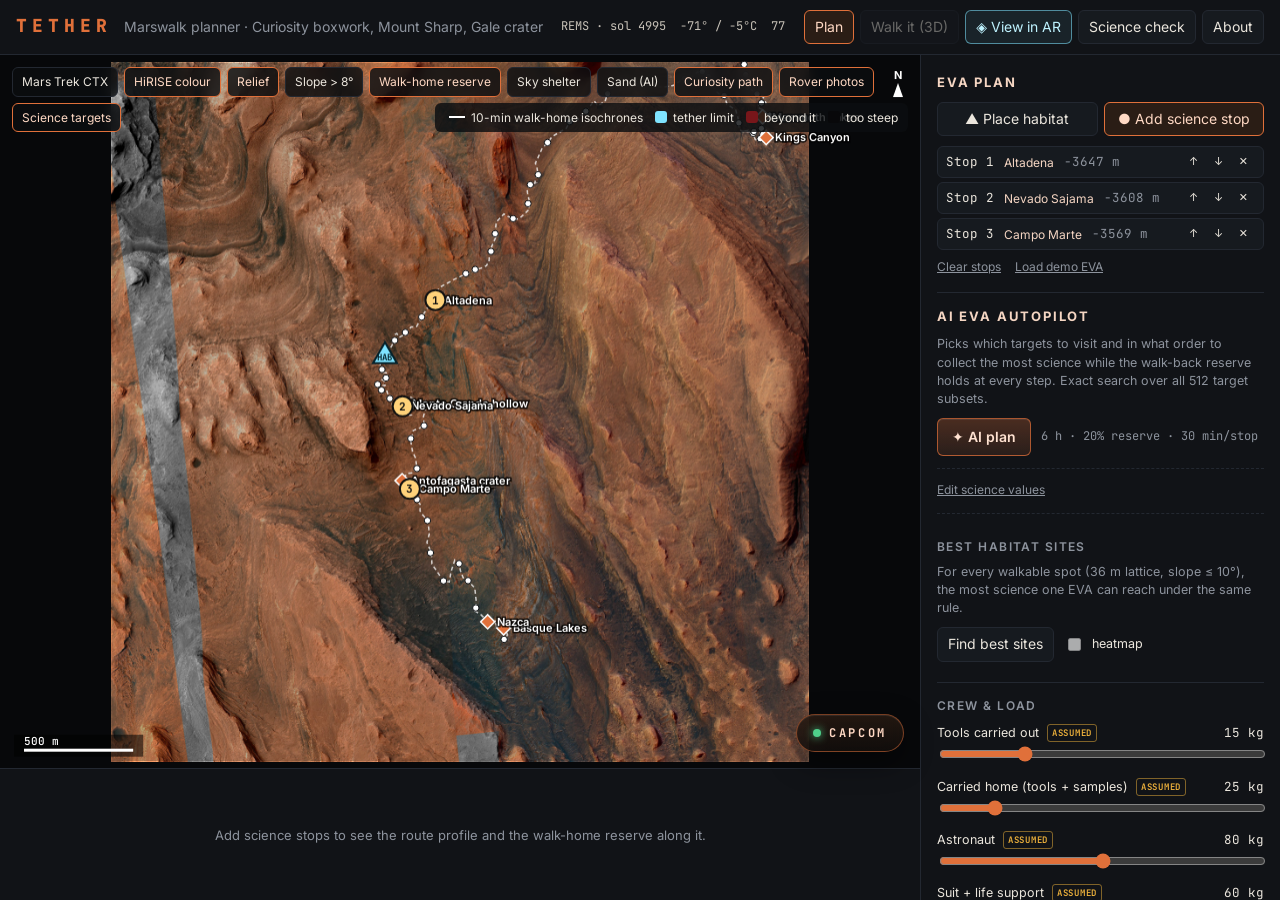
<file: index.html>
<!doctype html>
<html lang="en">
  <head>
    <meta charset="UTF-8" />
    <link rel="icon" type="image/svg+xml" href="./tether.svg" />
    <meta name="viewport" content="width=device-width, initial-scale=1.0" />
    <meta name="description" content="TETHER: a Marswalk planner that always knows the way home. Apollo's walk-back rule as a map of Mars, at Curiosity's boxwork on Mount Sharp." />
    <link rel="preconnect" href="https://fonts.googleapis.com" />
    <link rel="preconnect" href="https://fonts.gstatic.com" crossorigin />
    <link href="https://fonts.googleapis.com/css2?family=Inter:wght@400;500;600;700&family=JetBrains+Mono:wght@400;500;700;800&display=swap" rel="stylesheet" />
    <title>TETHER · Marswalk planner</title>
    <script type="module" crossorigin src="./assets/main-DGyTm_X3.js"></script>
    <link rel="modulepreload" crossorigin href="./assets/three.module-C8kRhvaC.js">
    <link rel="stylesheet" crossorigin href="./assets/main-CA7pURyy.css">
  </head>
  <body>
    <div id="root"></div>
  </body>
</html>
</file>
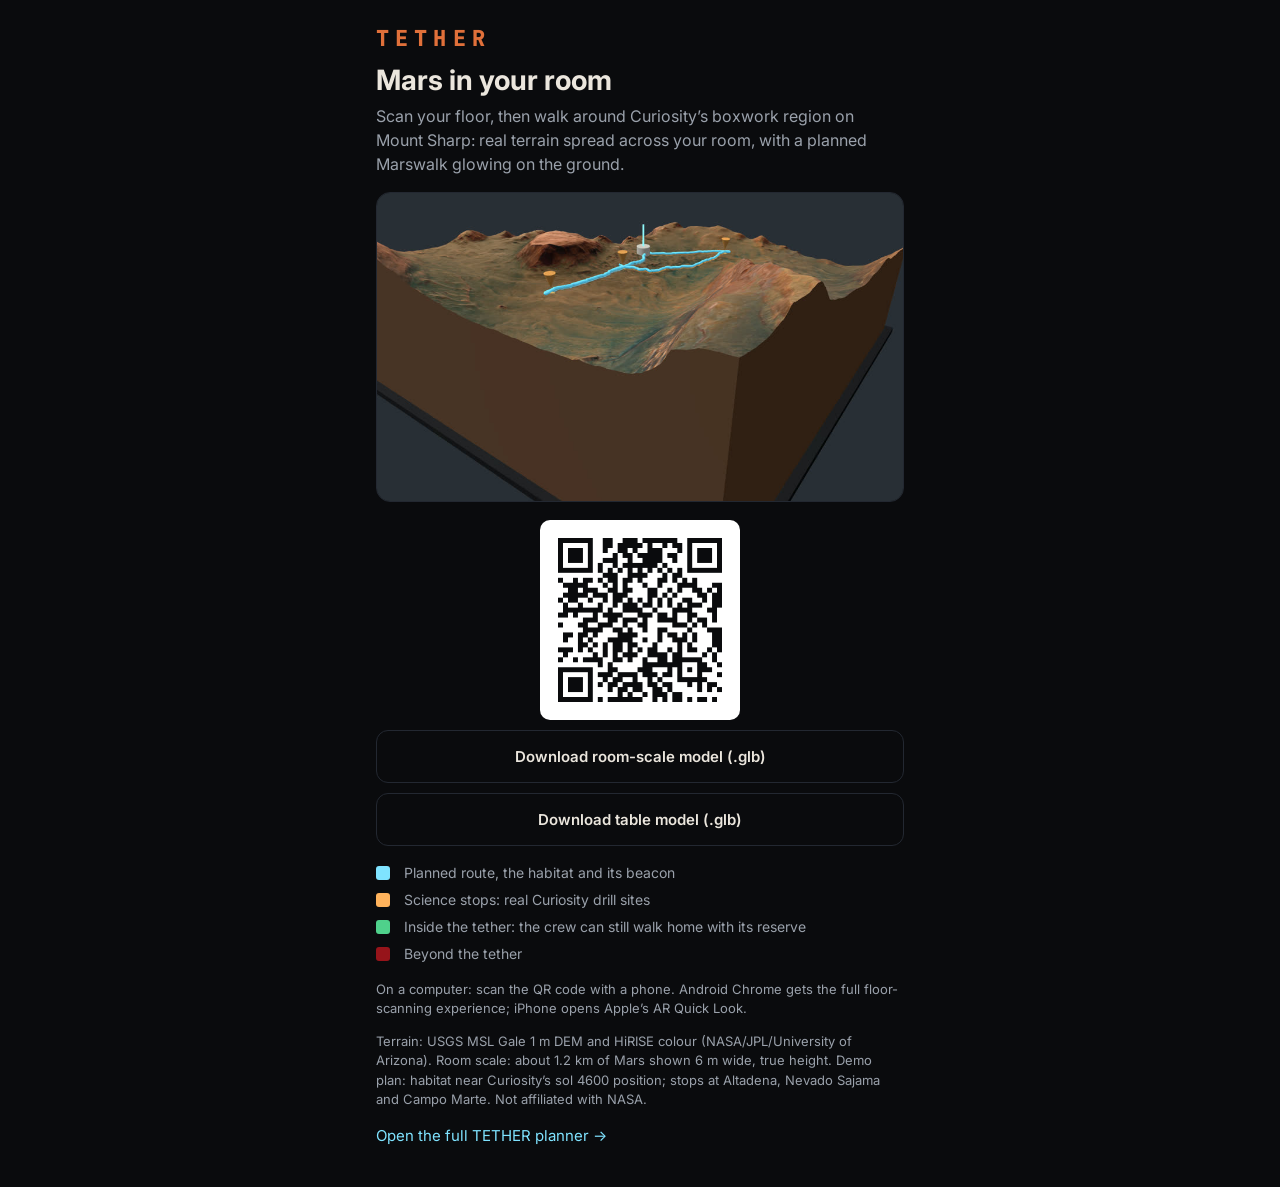
<file: ar.html>
<!doctype html>
<html lang="en">
<head>
<meta charset="utf-8">
<meta name="viewport" content="width=device-width, initial-scale=1, viewport-fit=cover">
<title>TETHER · Mars in your room</title>
<meta name="description" content="Scan your floor and walk around Curiosity's boxwork region on Mount Sharp, with a planned Marswalk.">
<link rel="icon" href="./tether.svg">
<link rel="stylesheet" href="https://fonts.googleapis.com/css2?family=Inter:wght@400;600;700&family=JetBrains+Mono:wght@600;800&display=swap">
  <script type="module" crossorigin src="./assets/ar-BLneOB30.js"></script>
  <link rel="modulepreload" crossorigin href="./assets/three.module-C8kRhvaC.js">
  <link rel="stylesheet" crossorigin href="./assets/ar-CaIM2aq_.css">
</head>
<body>
  <main id="landing">
    <div class="logo">TETHER</div>
    <h1>Mars in your room</h1>
    <p class="lead">Scan your floor, then walk around Curiosity’s boxwork region on Mount Sharp: real terrain spread across your room, with a planned Marswalk glowing on the ground.</p>
    <img class="poster" src="./data/ar/poster.jpg" alt="Mount Sharp terrain model with a planned route">
    <div id="actions"></div>
    <div class="legend">
      <span class="sw" style="background:#7fe3ff"></span><span>Planned route, the habitat and its beacon</span>
      <span class="sw" style="background:#ffb35c"></span><span>Science stops: real Curiosity drill sites</span>
      <span class="sw" style="background:#4fd18b"></span><span>Inside the tether: the crew can still walk home with its reserve</span>
      <span class="sw" style="background:#96141a"></span><span>Beyond the tether</span>
    </div>
    <p class="note" id="how"></p>
    <p class="note">Terrain: USGS MSL Gale 1 m DEM and HiRISE colour (NASA/JPL/University of Arizona). Room scale: about 1.2 km of Mars shown 6 m wide, true height. Demo plan: habitat near Curiosity’s sol 4600 position; stops at Altadena, Nevado Sajama and Campo Marte. Not affiliated with NASA.</p>
    <a class="link" href="./">Open the full TETHER planner →</a>
  </main>

  <div id="overlay" hidden>
    <div class="top">
      <div class="chip mono">TETHER · MOUNT SHARP</div>
      <button id="exit" class="ghost">Exit</button>
    </div>
    <div id="hint" class="hint">Scanning the floor… move your phone slowly</div>
    <div class="bottom">
      <div id="controls" hidden>
        <button id="rotL">⟲</button>
        <button id="size" class="mono">6 m</button>
        <button id="rotR">⟳</button>
        <button id="move" class="ghost">Move</button>
      </div>
      <button id="place" class="primary" hidden>Place Mars here</button>
    </div>
  </div>
</body>
</html>
</file>
<file: assets/main-CA7pURyy.css>
.ap .ap-lede{margin:0 0 10px}.ap-actions{display:flex;align-items:center;gap:10px;flex-wrap:wrap;margin-bottom:6px}.ap-go{display:inline-flex;align-items:center;gap:8px;font-weight:600;padding:8px 14px;background:linear-gradient(180deg,#e0703a47,#e0703a1f);border-color:#e0703ab3;color:#ffe2d1;box-shadow:inset 0 1px #ffffff14,0 0 #e0703a00;transition:transform .12s cubic-bezier(.2,.8,.2,1.2),box-shadow .2s}.ap-go:hover:not(:disabled){box-shadow:inset 0 1px #ffffff1a,0 0 18px #e0703a40}.ap-go:active:not(:disabled){transform:scale(.97)}.ap-go:disabled{opacity:.6;cursor:default}.ap-spin{width:12px;height:12px;border-radius:50%;border:2px solid rgba(255,226,209,.3);border-top-color:#ffe2d1;animation:ap-rot .8s linear infinite}@keyframes ap-rot{to{transform:rotate(360deg)}}.ap-card{margin:10px 0 6px}.ap-score-big{font-size:22px;font-weight:700}.ap-score-big .muted{font-size:13px;font-weight:500}.ap-order{list-style:none;padding:0;margin:8px 0 4px;display:grid;gap:3px;counter-reset:none}.ap-order li{display:flex;align-items:center;gap:8px;font-size:12.5px}.ap-k{width:18px;height:18px;border-radius:50%;display:inline-grid;place-content:center;font-size:10.5px;background:#e0703a2e;color:#ffd1b8;border:1px solid rgba(224,112,58,.5);flex:none}.ap-why-line{margin:8px 0 0}.ap-apply{width:100%;margin-top:10px;border-color:#4fd18b80;background:#4fd18b1a;color:#c9f5dc;font-weight:600}.ap-meta{margin:2px 0 8px}.ap-h3{margin:14px 0 8px!important}.ap-alts,.ap-sites{list-style:none;padding:0;margin:0 0 8px;display:grid;gap:5px}.ap-alts li{background:var(--panel-2);border:1px solid var(--line);border-radius:6px;padding:6px 8px}.ap-alt-top{display:flex;align-items:baseline;gap:8px;font-size:12.5px}.ap-alt-top .link{margin-left:auto}.ap-alt-stops{min-width:0}.ap-score{font-weight:700;color:#f5d6c3;min-width:20px}.ap-alt-kv{display:flex;gap:12px;margin-top:2px;color:var(--muted)}.ap-why{margin:6px 0 4px;padding-left:16px;font-size:12px;display:grid;gap:4px}.ap-sub{margin-top:12px;padding-top:10px;border-top:1px dashed var(--line)}.ap-values{list-style:none;padding:0;margin:8px 0 0;display:grid;gap:4px}.ap-values li{display:flex;justify-content:space-between;align-items:center;font-size:12.5px}.ap-values input{width:56px;background:var(--panel-2);color:var(--text);border:1px solid var(--line);border-radius:5px;padding:2px 6px;font:12px var(--mono)}.ap-values-note{display:block!important}.ap-prog{position:relative;height:22px;border-radius:6px;background:var(--panel-2);border:1px solid var(--line);overflow:hidden;margin:6px 0}.ap-prog i{position:absolute;inset:0 auto 0 0;background:linear-gradient(90deg,#e0703a40,#e0703a80);transition:width .2s}.ap-prog span{position:relative;padding:0 8px;line-height:20px;color:#ffe2d1}.ap-sites li{display:flex;align-items:center;gap:10px;background:var(--panel-2);border:1px solid var(--line);border-radius:6px;padding:6px 8px;font-size:12.5px}.ap-rank{width:20px;height:20px;border-radius:5px;display:inline-grid;place-content:center;background:#f0b33c26;color:var(--amb);border:1px solid rgba(240,179,60,.4);flex:none;font-size:11px}.ap-site-body{min-width:0;flex:1}.ap-here{margin:6px 0 8px;color:#e9d9cc}.capcom,.capcom-fab{--cc-ochre: var(--mars, #e0703a);--cc-cyan: var(--cyan, #7fe3ff);--cc-line: rgba(255,255,255,.09);--cc-glass: rgba(14,16,20,.72);--cc-text: var(--text, #ebe6dd);--cc-muted: var(--muted, #8d939d);--cc-mono: var(--mono, "JetBrains Mono", ui-monospace, Menlo, monospace)}.capcom-fab{position:fixed;right:376px;bottom:148px;z-index:60;display:flex;align-items:center;gap:8px;font:700 12px var(--cc-mono);letter-spacing:.22em;color:#ffd9c4;padding:10px 16px;border-radius:999px;background:linear-gradient(180deg,#281a12d9,#120e0cd9);border:1px solid rgba(224,112,58,.5);backdrop-filter:blur(14px) saturate(1.4);-webkit-backdrop-filter:blur(14px) saturate(1.4);box-shadow:0 10px 30px #00000073,inset 0 1px #ffffff14;transition:transform .18s cubic-bezier(.3,1.4,.5,1),border-color .2s}.capcom-fab:hover{transform:translateY(-2px) scale(1.03);border-color:var(--cc-ochre)}.capcom-fab.live{border-color:#7fe3ff8c;color:#d9f7ff}.capcom{position:fixed;right:376px;bottom:148px;z-index:60;width:400px;max-width:calc(100vw - 32px);height:min(560px,calc(100vh - 220px));display:flex;flex-direction:column;overflow:hidden;color:var(--cc-text);border-radius:16px;border:1px solid var(--cc-line);background:linear-gradient(160deg,rgba(224,112,58,.1),transparent 40%),linear-gradient(330deg,rgba(127,227,255,.07),transparent 45%),var(--cc-glass);backdrop-filter:blur(22px) saturate(1.5);-webkit-backdrop-filter:blur(22px) saturate(1.5);box-shadow:0 24px 60px #0000008c,inset 0 1px #ffffff1a,inset 0 0 0 1px #ffffff05;animation:capcom-in .32s cubic-bezier(.2,1.2,.4,1)}@keyframes capcom-in{0%{opacity:0;transform:translateY(12px) scale(.97)}}.capcom-sheen{position:absolute;inset:0 0 auto 0;height:1px;background:linear-gradient(90deg,transparent,rgba(127,227,255,.6),rgba(224,112,58,.6),transparent);pointer-events:none}.capcom-head{display:flex;align-items:center;gap:8px;padding:10px 12px;border-bottom:1px solid var(--cc-line)}.capcom-title{display:flex;align-items:center;gap:8px;font:800 12px var(--cc-mono);letter-spacing:.28em;color:var(--cc-ochre)}.capcom-dot{width:8px;height:8px;border-radius:50%;background:var(--ok, #4fd18b);box-shadow:0 0 8px var(--ok, #4fd18b);display:inline-block}.capcom-dot.busy{background:var(--cc-cyan);box-shadow:0 0 10px var(--cc-cyan);animation:capcom-blink .8s infinite}@keyframes capcom-blink{50%{opacity:.3}}.capcom-badge{margin-left:auto;font:600 10.5px var(--cc-mono);letter-spacing:.04em;padding:3px 8px;border-radius:999px;color:var(--cc-muted);border:1px solid var(--cc-line);background:#ffffff08;white-space:nowrap}.capcom-badge.llm{color:#bff1ff;border-color:#7fe3ff73;background:#7fe3ff14}.capcom-icon{background:transparent!important;border:1px solid transparent!important;padding:2px 7px!important;color:var(--cc-muted);font-size:13px}.capcom-icon.on{color:var(--cc-cyan)}.capcom-icon:hover{color:var(--cc-text)}.capcom-wake{padding:10px 12px;border-bottom:1px solid var(--cc-line);display:grid;gap:6px}.capcom-wake-btn{display:grid;gap:2px;text-align:left;padding:9px 12px!important;border-radius:10px!important;background:linear-gradient(135deg,#e0703a38,#7fe3ff1a)!important;border:1px solid rgba(224,112,58,.45)!important;transition:transform .15s cubic-bezier(.3,1.4,.5,1),box-shadow .2s}.capcom-wake-btn:hover:not(:disabled){transform:translateY(-1px);box-shadow:0 6px 18px #e0703a2e}.capcom-wake-btn:active{transform:scale(.98)}.capcom-wake-btn b{font:700 12px var(--cc-mono);letter-spacing:.16em;color:#ffd9c4;text-transform:uppercase}.capcom-wake-btn span{font-size:11px;color:var(--cc-muted)}.capcom-wake-text{font-size:11px;color:var(--cc-muted);white-space:nowrap;overflow:hidden;text-overflow:ellipsis}.capcom-wake-text.warn{color:var(--bad, #ef5b4c);white-space:normal}.capcom-bar{height:4px;border-radius:4px;background:#ffffff0f;overflow:hidden}.capcom-bar i{display:block;height:100%;background:linear-gradient(90deg,var(--cc-ochre),var(--cc-cyan));transition:width .3s}.capcom-log{flex:1;overflow-y:auto;padding:10px 12px;display:flex;flex-direction:column;gap:10px;font:12.5px/1.5 var(--cc-mono);scrollbar-width:thin}.capcom-msg{display:grid;gap:3px;animation:capcom-msg .25s ease-out}@keyframes capcom-msg{0%{opacity:0;transform:translateY(4px)}}.capcom-who{font-size:10.5px;letter-spacing:.14em;color:var(--cc-muted);display:flex;gap:8px;align-items:baseline}.capcom-msg.from-capcom .capcom-who{color:var(--cc-ochre)}.capcom-msg.from-you .capcom-who{color:var(--cc-cyan)}.capcom-eng{letter-spacing:.02em;color:var(--cc-muted);font-size:10px;opacity:.85}.capcom-text{color:var(--cc-text);white-space:pre-wrap}.capcom-msg.from-you .capcom-text{color:#cfeef7}.capcom-msg.from-sys .capcom-text{color:var(--cc-muted);font-size:11.5px}.capcom-msg.live .capcom-text{color:var(--cc-cyan);opacity:.8}.capcom-tools{display:flex;flex-wrap:wrap;gap:4px;align-items:center}.capcom-chip{font-size:10px;padding:1px 6px;border-radius:4px;color:#a9eec6;background:#4fd18b14;border:1px solid rgba(79,209,139,.25)}.capcom-chip.bad{color:#ffb3aa;background:#ef5b4c14;border-color:#ef5b4c4d}.capcom-plannedby{font-size:10px;color:var(--cc-muted)}.capcom-typing{color:var(--cc-muted)!important}.capcom-typing i{display:inline-block;width:4px;height:4px;margin-left:3px;border-radius:50%;background:var(--cc-cyan);animation:capcom-dots 1s infinite}.capcom-typing i:nth-child(2){animation-delay:.15s}.capcom-typing i:nth-child(3){animation-delay:.3s}@keyframes capcom-dots{0%,to{opacity:.2;transform:translateY(0)}50%{opacity:1;transform:translateY(-2px)}}.capcom-suggest{display:flex;flex-wrap:wrap;gap:6px;padding:0 12px 8px}.capcom-suggest button{font-size:11px;padding:4px 9px!important;border-radius:999px!important;background:#ffffff0a!important;border:1px solid var(--cc-line)!important;color:#d8d2c8;text-align:left}.capcom-suggest button:hover:not(:disabled){border-color:#7fe3ff73!important;color:#fff}.capcom-input{display:flex;gap:8px;align-items:center;padding:10px 12px;border-top:1px solid var(--cc-line);background:#0000002e}.capcom-input input{flex:1;min-width:0;font:12.5px var(--cc-mono);color:var(--cc-text);background:#ffffff0a;border:1px solid var(--cc-line);border-radius:8px;padding:8px 10px;outline:none}.capcom-input input:focus{border-color:#7fe3ff73;box-shadow:0 0 0 3px #7fe3ff14}.capcom-send{font:700 11px var(--cc-mono)!important;letter-spacing:.14em;color:#ffd9c4!important;background:#e0703a29!important;border:1px solid rgba(224,112,58,.45)!important;border-radius:8px!important;padding:8px 10px!important}.capcom-mic{--lvl: 0;position:relative;flex:none;width:38px;height:38px;padding:0!important;border-radius:50%!important;display:grid;place-items:center;color:var(--cc-ochre);background:radial-gradient(circle at 50% 35%,#e0703a40,#140e0ae6)!important;border:1px solid rgba(224,112,58,.5)!important;transition:transform .15s cubic-bezier(.3,1.4,.5,1),color .2s;touch-action:none;-webkit-user-select:none;user-select:none}.capcom-mic:active{transform:scale(.93)}.capcom-mic:before,.capcom-mic:after{content:"";position:absolute;top:-3px;right:-3px;bottom:-3px;left:-3px;border-radius:50%;pointer-events:none;opacity:0}.capcom-mic.on{color:#071216;background:radial-gradient(circle at 50% 35%,#c9f5ff,var(--cc-cyan))!important;border-color:var(--cc-cyan)!important}.capcom-mic.on:before{opacity:1;border:2px solid rgba(127,227,255,.65);transform:scale(calc(1 + var(--lvl) * .55));transition:transform 60ms linear}.capcom-mic.on:after{opacity:1;border:1px solid rgba(127,227,255,.5);animation:capcom-pulse 1.4s ease-out infinite}@keyframes capcom-pulse{0%{transform:scale(1);opacity:.8}to{transform:scale(1.9);opacity:0}}@media(max-width:900px){.capcom,.capcom-fab{right:16px;bottom:16px}}@media(prefers-reduced-motion:reduce){.capcom,.capcom-msg,.capcom-mic.on:after{animation:none}}:root{--bg: #0a0b0d;--panel: #111317;--panel-2: #161a1f;--line: #232831;--text: #ebe6dd;--muted: #8d939d;--mars: #e0703a;--ok: #4fd18b;--amb: #f0b33c;--bad: #ef5b4c;--cyan: #7fe3ff;--mono: "JetBrains Mono", ui-monospace, Menlo, monospace;--sans: "Inter", system-ui, -apple-system, sans-serif}*{box-sizing:border-box}html,body,#root{height:100%;margin:0}body{background:var(--bg);color:var(--text);font:14px/1.45 var(--sans);-webkit-font-smoothing:antialiased}button{font:inherit;color:inherit;background:var(--panel-2);border:1px solid var(--line);border-radius:6px;padding:6px 10px;cursor:pointer}button:hover:not(:disabled){border-color:#3a414d}button:disabled{opacity:.4;cursor:not-allowed}button.on{background:#2a1d15;border-color:var(--mars);color:#ffd9c4}.mono{font-family:var(--mono)}.muted{color:var(--muted)}.small{font-size:12px}.splash{height:100%;display:grid;place-content:center;gap:8px;text-align:center}.logo{font:800 18px/1 var(--mono);letter-spacing:.28em;color:var(--mars)}.app{height:100%;display:grid;grid-template-rows:auto minmax(0,1fr);grid-template-columns:minmax(0,1fr)}.top{min-width:0;overflow:hidden;display:flex;align-items:center;gap:18px;padding:10px 16px;border-bottom:1px solid var(--line);background:var(--panel)}.brand{display:flex;align-items:baseline;gap:12px;white-space:nowrap;flex:none}.top nav button{white-space:nowrap}.top nav{margin-left:auto;display:flex;gap:6px;flex:none}.conditions{display:flex;gap:14px;font-size:12px;color:#c8c2b8;overflow:hidden;white-space:nowrap;min-width:0;flex:1 1 auto}.conditions .sep{width:1px;background:var(--line)}.main{display:grid;grid-template-columns:minmax(0,1fr) 360px;min-height:0;overflow:hidden}.app{overflow:hidden}.stage{position:relative;display:grid;grid-template-rows:1fr auto;min-height:0}.map-wrap{position:relative;min-height:0;overflow:hidden;cursor:crosshair}.map-wrap canvas{display:block}.layerbar{position:absolute;top:12px;left:12px;right:12px;display:flex;flex-wrap:wrap;gap:6px;align-items:center;pointer-events:none}.layerbar button{pointer-events:auto;background:#0c0e11d1;-webkit-backdrop-filter:blur(6px);backdrop-filter:blur(6px);font-size:12px;padding:5px 9px}.legend{pointer-events:auto;margin-left:auto;background:#0c0e11d1;padding:6px 10px;border-radius:6px;font-size:12px;display:flex;gap:6px;align-items:center}.legend i{width:12px;height:12px;border-radius:3px;display:inline-block;margin-left:6px}.inspector{position:absolute;left:12px;bottom:140px;background:#0c0e11e0;border:1px solid var(--line);border-radius:8px;padding:8px 10px;font-size:12px;line-height:1.6;pointer-events:none;max-width:70%}.pos{color:var(--ok)}.amb{color:var(--amb)}.neg{color:var(--bad)}.profile{border-top:1px solid var(--line);background:var(--panel);padding:8px 12px 6px;height:132px}.profile svg{width:100%;height:96px;display:block}.profile.empty{display:grid;place-content:center;color:var(--muted);font-size:13px}.profile-legend{display:flex;gap:16px;font-size:11px}.panel{border-left:1px solid var(--line);background:var(--panel);overflow-y:auto;padding:4px 16px 24px}.panel section{padding:14px 0;border-bottom:1px solid var(--line)}.panel h2{font-size:13px;letter-spacing:.14em;text-transform:uppercase;margin:0 0 10px;color:#f5d6c3}.panel h3{font-size:12px;letter-spacing:.12em;text-transform:uppercase;margin:0 0 10px;color:var(--muted);font-weight:600}.seg{display:grid;grid-template-columns:1fr 1fr;gap:6px}.hint{color:var(--muted);font-size:12.5px;margin:10px 0 0}.warn{color:var(--bad);font-size:12.5px}.stops{list-style:none;padding:0;margin:10px 0 4px;display:grid;gap:4px}.stops li{display:flex;align-items:center;gap:10px;background:var(--panel-2);border:1px solid var(--line);border-radius:6px;padding:5px 8px;font-size:12.5px}.row-actions{margin-left:auto;display:flex;gap:2px}.row-actions button{padding:1px 6px;font-size:11px;background:transparent;border-color:transparent}.link{background:none;border:none;color:var(--muted);padding:2px 0;font-size:12px;text-decoration:underline}.verdict{border-radius:10px;margin:12px 0;padding:12px!important;border:1px solid}.verdict.ok{border-color:#4fd18b73;background:#4fd18b12}.verdict.bad{border-color:#ef5b4c8c;background:#ef5b4c14}.verdict-head{display:flex;justify-content:space-between;align-items:center}.verdict .tag{font:700 12px var(--mono);letter-spacing:.18em}.verdict.ok .tag,.verdict.ok .big{color:var(--ok)}.verdict.bad .tag,.verdict.bad .big{color:var(--bad)}.big{font-size:26px;font-weight:700}.kv{display:grid;grid-template-columns:1fr 1fr;gap:6px 14px;margin-top:8px}.kv div{display:flex;justify-content:space-between;font-size:12px;color:var(--muted)}.kv b{color:var(--text);font-weight:600}.slider{display:block;margin:0 0 10px}.slider-top{display:flex;justify-content:space-between;font-size:12.5px;margin-bottom:2px}.slider input{width:100%;accent-color:var(--mars)}.check{display:flex;gap:8px;font-size:12.5px;align-items:flex-start}.flare{width:100%;margin-bottom:10px;border-color:#5a2a22;color:#ffb4a6}.flare.on{background:#3a1410;border-color:var(--bad);color:#fff}.drawer{position:absolute;right:12px;top:56px;bottom:144px;width:min(440px,60%);background:#0c0e11f2;border:1px solid var(--line);border-radius:10px;padding:12px;overflow-y:auto}.drawer-head{display:flex;justify-content:space-between;align-items:flex-start;gap:12px;margin-bottom:10px}.drawer-head h3{margin:2px 0 0;font-size:15px}.eyebrow{font:600 11px var(--mono);letter-spacing:.16em;text-transform:uppercase;color:var(--mars)}.photos{display:grid;gap:10px}.photos img{width:100%;border-radius:6px;display:block;background:#000}.photos figcaption{font-size:11px;color:var(--muted);margin-top:3px}.modal-bg{position:fixed;top:0;right:0;bottom:0;left:0;background:#0009;display:grid;place-items:center;z-index:50}.modal{width:min(760px,94vw);max-height:90vh;overflow-y:auto;background:var(--panel);border:1px solid var(--line);border-radius:12px;padding:18px 20px}.scatter{width:320px;max-width:100%;display:block;margin:8px auto}.vtable{width:100%;border-collapse:collapse;font-size:12px;margin:8px 0}.vtable th,.vtable td{text-align:left;padding:4px 6px;border-bottom:1px solid var(--line)}.vtable th{color:var(--muted);font-weight:500}.about p{margin:0 0 10px;font-size:13.5px}@media(max-width:900px){.main{grid-template-columns:1fr;grid-template-rows:60vh auto}.panel{border-left:none;border-top:1px solid var(--line)}.conditions,.brand .muted{display:none}}.hud-wrap{position:relative;min-height:0}.hud-wrap canvas{display:block}.hud{position:absolute;top:0;right:0;bottom:0;left:0;pointer-events:none;color:#bff3ff;text-shadow:0 0 6px rgba(0,180,255,.6);font-size:12px}.hud>div{position:absolute;padding:14px 18px}.hud-tl{top:50px;left:20px}.hud-tr{top:50px;right:20px;text-align:right}.hud-bl{bottom:60px;left:20px}.hud-br{bottom:60px;right:20px;text-align:right}.hud-label{font-size:10px;letter-spacing:.2em;opacity:.75;margin-top:6px}.hud-big{font-size:22px;font-weight:700}.hud-bar{width:180px;height:6px;background:#bff3ff33;position:relative;margin-top:6px;margin-left:auto}.hud-bar i{position:absolute;left:0;top:0;bottom:0;background:currentColor}.hud-bar b{position:absolute;top:-3px;bottom:-3px;width:2px;background:#ef5b4c}.hud-reticle{left:50%;top:50%;width:46px;height:46px;margin:-23px 0 0 -23px;border:1px solid rgba(191,243,255,.6);border-radius:50%;padding:0!important}.hud:before{content:"";position:absolute;top:0;right:0;bottom:0;left:0;background:radial-gradient(ellipse at center,transparent 55%,rgba(0,20,30,.55) 100%)}.hud-controls{position:absolute;left:50%;bottom:14px;transform:translate(-50%);display:flex;gap:8px;align-items:center;background:#0c0e11d9;padding:6px 8px;border-radius:8px;border:1px solid var(--line)}.hud-controls input{width:280px;accent-color:var(--mars)}.links{display:flex;gap:14px;margin-top:6px}.stop-name{color:#f5d6c3;font-size:12px;overflow:hidden;text-overflow:ellipsis;white-space:nowrap;max-width:130px}.legend .iso{width:16px;height:0;border-top:2px solid #fff;display:inline-block;margin-left:4px}.ptag{font:600 9px/1 var(--mono);letter-spacing:.08em;padding:2px 4px;border-radius:3px;margin-left:4px;vertical-align:middle;border:1px solid}.ptag.real{color:#7fe3ff;border-color:#7fe3ff80}.ptag.computed{color:#4fd18b;border-color:#4fd18b80}.ptag.assumed{color:#f0b33c;border-color:#f0b33c80}.risk-grid{display:grid;grid-template-columns:1fr 1fr;gap:8px;margin:6px 0 8px}.risk-big{background:var(--panel-2);border:1px solid var(--line);border-radius:8px;padding:8px 10px;display:flex;flex-direction:column;gap:2px}.risk-big b{font-size:22px}.risk-big span{font-size:11.5px;color:var(--muted)}.advice{list-style:none;padding:0;margin:6px 0;display:grid;gap:6px}.advice li{background:var(--panel-2);border:1px solid var(--line);border-radius:6px;padding:6px 8px;font-size:12.5px}.adv-top{display:flex;gap:8px;color:var(--muted);font-size:11.5px}.adv-top b{color:#f5d6c3;font-weight:600}.adv-say{margin-top:2px}.adv-diff{margin-left:6px;font:600 10px var(--mono);color:var(--amb);border:1px solid rgba(240,179,60,.5);border-radius:3px;padding:1px 4px}.ar-btn{border-color:#7fe3ff8c;color:#bff3ff;background:#7fe3ff14}.ar-modal .ar-body{display:grid;grid-template-columns:220px 1fr;gap:20px;align-items:start}.ar-modal .ar-body img{background:#fff;border-radius:10px;padding:8px}.ar-dl{display:flex;gap:8px;flex-wrap:wrap;margin-top:10px}@media(max-width:700px){.ar-modal .ar-body{grid-template-columns:1fr}}
</file>
<file: assets/ar-CaIM2aq_.css>
:root{--bg: #0a0b0d;--panel: #111317;--line: #232831;--text: #ebe6dd;--muted: #9aa1ab;--mars: #e0703a;--cyan: #7fe3ff}*{box-sizing:border-box}html,body{margin:0;background:var(--bg);color:var(--text);font:16px/1.5 Inter,system-ui,-apple-system,sans-serif}.mono{font-family:JetBrains Mono,ui-monospace,Menlo,monospace}main{max-width:560px;margin:0 auto;padding:28px 16px 40px}.logo{font:800 22px/1 JetBrains Mono,ui-monospace,monospace;letter-spacing:.28em;color:var(--mars)}h1{font-size:28px;line-height:1.15;margin:14px 0 8px}.lead{color:var(--muted);margin:0 0 16px}.poster{display:block;width:100%;border-radius:14px;border:1px solid var(--line);background:#1a1d22}#actions{display:grid;gap:10px;margin:18px 0 8px;justify-items:stretch}.btn{display:block;text-align:center;padding:16px;border-radius:12px;font:700 17px Inter,system-ui,sans-serif;text-decoration:none;border:0;cursor:pointer}.btn.primary{background:var(--cyan);color:#04212b}.btn.alt{background:transparent;color:var(--text);border:1px solid var(--line);font-weight:600;font-size:15px}.qr{width:200px;height:200px;background:#fff;padding:8px;border-radius:10px;justify-self:center}.legend{display:grid;grid-template-columns:18px 1fr;gap:6px 10px;font-size:14px;color:var(--muted);margin:16px 0}.sw{width:14px;height:14px;border-radius:3px;margin-top:4px}.note{font-size:13px;color:var(--muted)}.link{color:var(--cyan);font-size:15px;text-decoration:none}#overlay{position:fixed;top:0;right:0;bottom:0;left:0;pointer-events:none;display:flex;flex-direction:column;justify-content:space-between;padding:max(16px,env(safe-area-inset-top)) 16px max(20px,env(safe-area-inset-bottom))}#overlay[hidden]{display:none}#overlay .top{display:flex;justify-content:space-between;align-items:center}#overlay button{pointer-events:auto}.chip{background:#0a0b0db3;border:1px solid rgba(127,227,255,.4);color:#bff3ff;padding:6px 10px;border-radius:8px;font-size:12px;letter-spacing:.14em}.hint{align-self:center;background:#0a0b0db8;color:#fff;padding:10px 14px;border-radius:10px;font-size:15px;text-align:center;max-width:92%}.hint[hidden]{display:none}.bottom{display:grid;gap:10px;justify-items:center}#controls{display:flex;gap:8px}#controls[hidden],#place[hidden]{display:none}#overlay button{font:600 16px Inter,system-ui,sans-serif;color:#fff;background:#0a0b0dbf;border:1px solid rgba(255,255,255,.25);border-radius:12px;padding:12px 16px;min-width:52px}#overlay button.primary{background:var(--cyan);color:#04212b;border:0;padding:16px 28px;font-weight:700;font-size:17px}#overlay button.ghost{background:#0a0b0d8c}
</file>
